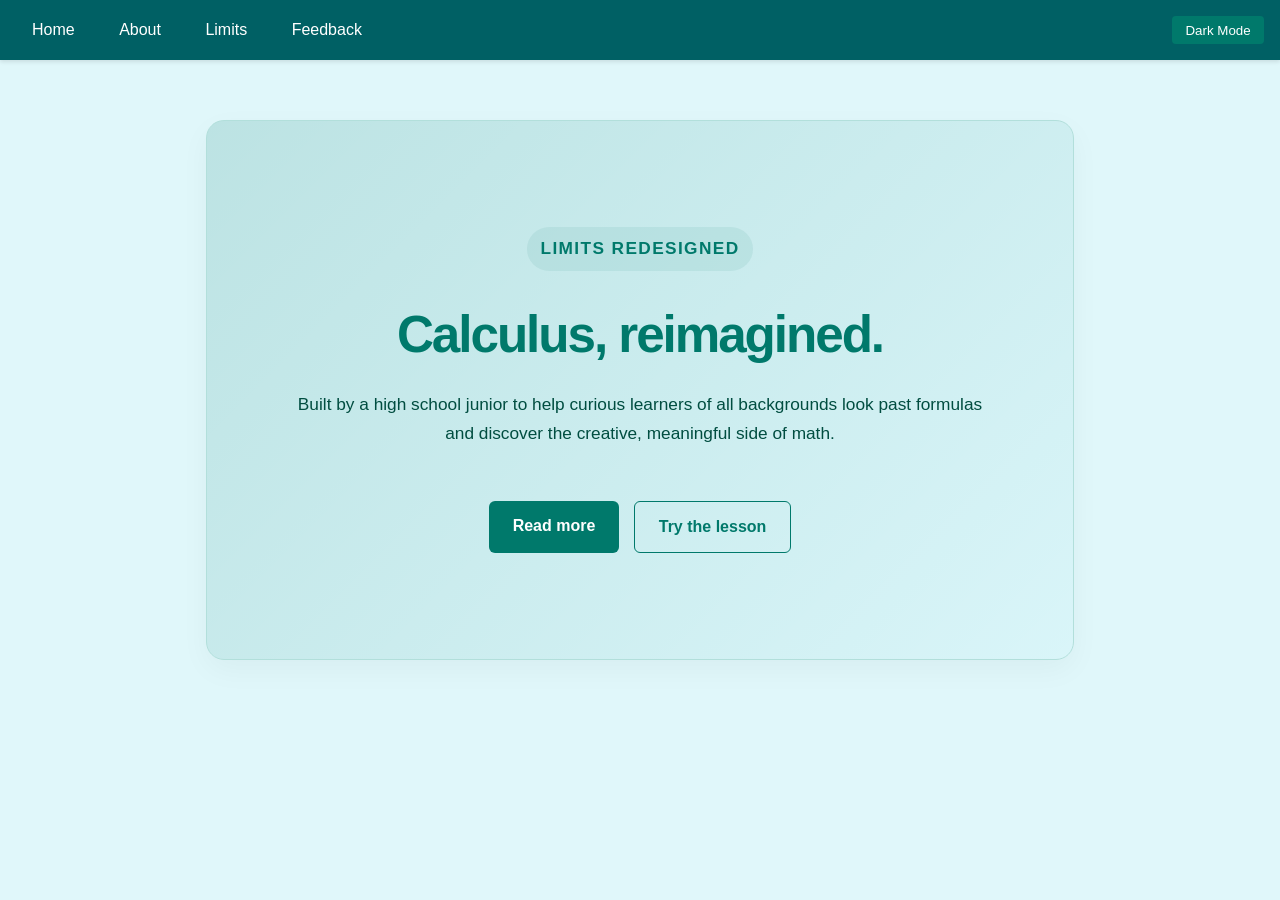
<file: index.html>
<!DOCTYPE html>
<html lang="en">

<head>
    <meta charset="UTF-8">
    <meta name="viewport" content="width=device-width, initial-scale=1.0">
    <title>Limits Redesigned</title>
    <!-- Google tag (gtag.js) -->
    <script async src="https://www.googletagmanager.com/gtag/js?id=G-JMNB7K9LGN"></script>
    <script>
        window.dataLayer = window.dataLayer || [];
        function gtag(){dataLayer.push(arguments);}
        gtag('js', new Date());
        gtag('config', 'G-JMNB7K9LGN');
    </script>
    <link rel="stylesheet" href="global.css">
</head>

<body>
    <div class="navbar">
        <div>
            <a href="index.html">Home</a>
            <a href="about.html">About</a>
            <a href="page1.html">Limits</a>
            <a href="feedback.html">Feedback</a>
        </div>
        <button id="theme-toggle" aria-label="Toggle dark mode">Dark Mode</button>
    </div>

    <div class="container">
        <section class="homepage-hero">
            <p class="eyebrow">Limits Redesigned</p>
            <h1>Calculus, reimagined.</h1>
            <p>
                Built by a high school junior to help curious learners of all backgrounds look past formulas and discover the creative, meaningful side of math.
            </p>
            <div class="hero-actions">
                <a href="about.html" class="page-link">Read more</a>
                <a href="page1.html" class="page-link secondary">Try the lesson</a>
            </div>
        </section>
    </div>

    <script>
        const body = document.body;
        const themeToggle = document.getElementById('theme-toggle');

        function updateThemeLabel() {
            const isDark = body.classList.contains('dark-theme');
            themeToggle.textContent = isDark ? 'Light Mode' : 'Dark Mode';
        }

        themeToggle.addEventListener('click', () => {
            body.classList.toggle('dark-theme');
            const isDark = body.classList.contains('dark-theme');
            localStorage.setItem('theme', isDark ? 'dark' : 'light');
            updateThemeLabel();
        });

        const savedTheme = localStorage.getItem('theme');
        if (savedTheme === 'dark') {
            body.classList.add('dark-theme');
        }

        updateThemeLabel();
    </script>
</body>

</html>
</file>
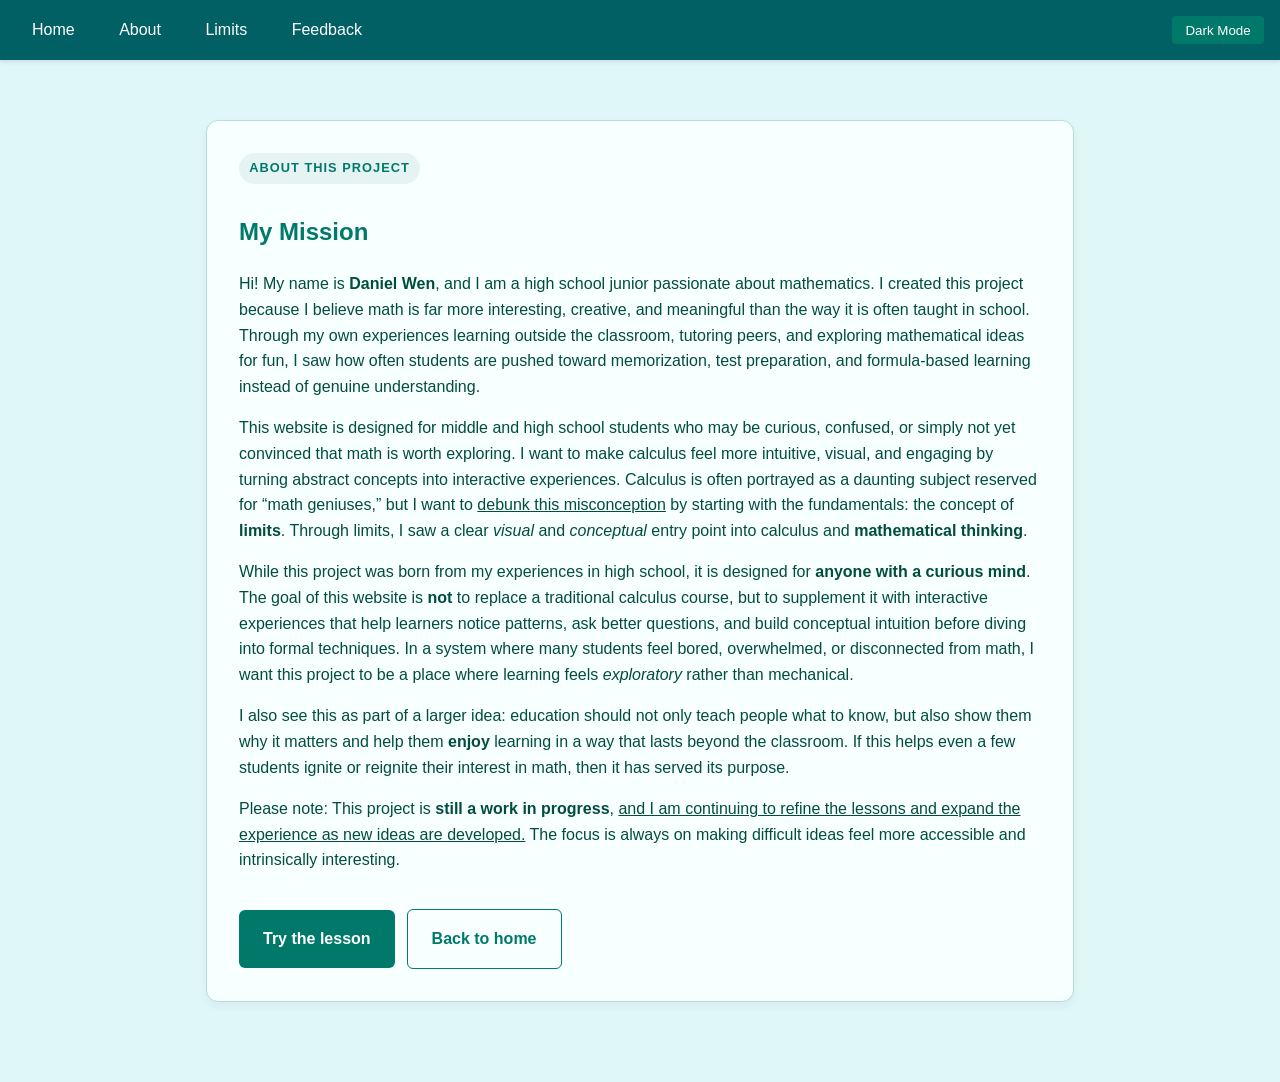
<file: about.html>
<!DOCTYPE html>
<html lang="en">

<head>
    <meta charset="UTF-8">
    <meta name="viewport" content="width=device-width, initial-scale=1.0">
    <title>About | Limits Redesigned</title>
    <!-- Google tag (gtag.js) -->
    <script async src="https://www.googletagmanager.com/gtag/js?id=G-JMNB7K9LGN"></script>
    <script>
        window.dataLayer = window.dataLayer || [];
        function gtag(){dataLayer.push(arguments);}
        gtag('js', new Date());
        gtag('config', 'G-JMNB7K9LGN');
    </script>
    <link rel="stylesheet" href="global.css">
</head>

<body>
    <div class="navbar">
        <div>
            <a href="index.html">Home</a>
            <a href="about.html">About</a>
            <a href="page1.html">Limits</a>
            <a href="feedback.html">Feedback</a>

        </div>
        <button id="theme-toggle" aria-label="Toggle dark mode">Dark Mode</button>
    </div>

    <div class="container">
        <section class="about-page">
            <p class="eyebrow">About this project</p>
            <h1>My Mission</h1>

            <p>
                Hi! My name is <strong>Daniel Wen</strong>, and I am a high school junior passionate about mathematics.
                I created this project because I believe math is far more interesting, creative, and meaningful than the
                way it
                is often taught in school. Through my own experiences learning outside the classroom, tutoring peers,
                and
                exploring mathematical ideas for fun, I saw how often students are pushed toward memorization, test
                preparation,
                and formula-based learning instead of genuine understanding.
            </p>

            <p>
                This website is designed for middle and high school students who may be curious, confused, or simply not
                yet convinced that math is worth exploring. I want to make calculus feel more
                intuitive, visual, and engaging by turning abstract concepts into
                interactive experiences. Calculus is often portrayed as a daunting subject reserved for “math geniuses,”
                but I want to <u>debunk this misconception</u> by starting with the fundamentals: the concept of
                <strong>limits</strong>. Through limits, I saw a clear <em>visual</em> and <em>conceptual</em> entry point into calculus and <strong>mathematical thinking</strong>.
            </p>

            <p>
                While this project was born from my experiences in high school, it is designed for <strong>anyone with a
                    curious mind</strong>. The goal of this website is <strong>not</strong> to replace a traditional
                calculus course, but to supplement it with interactive experiences that help learners notice patterns,
                ask better questions, and build conceptual intuition before diving into formal techniques. In a system
                where many students feel bored, overwhelmed, or disconnected
                from math, I want this project to be a place where learning feels <em>exploratory</em> rather than
                mechanical.
            </p>

            <p>
                I also see this as part of a larger idea: education should not only teach people what to know, but also
                show them
                why it matters and help them <strong>enjoy</strong> learning in a way that lasts beyond the classroom.
                If this helps even a few
                students ignite or reignite their interest in math, then it has served its purpose.
            </p>

            <p>
                Please note: This project is <strong>still a work in progress</strong>, <u>and I am continuing to refine
                    the lessons and expand the experience as
                    new ideas are developed.</u> The focus is always on making difficult ideas feel more accessible and
                intrinsically interesting.
            </p>

            <div class="button-row" style="margin-top: 1.5rem;">
                <a href="page1.html" class="page-link">Try the lesson</a>
                <a href="index.html" class="page-link secondary">Back to home</a>
            </div>
        </section>
    </div>

    <script>
        const body = document.body;
        const themeToggle = document.getElementById('theme-toggle');

        function updateThemeLabel() {
            const isDark = body.classList.contains('dark-theme');
            themeToggle.textContent = isDark ? 'Light Mode' : 'Dark Mode';
        }

        themeToggle.addEventListener('click', () => {
            body.classList.toggle('dark-theme');
            const isDark = body.classList.contains('dark-theme');
            localStorage.setItem('theme', isDark ? 'dark' : 'light');
            updateThemeLabel();
        });

        const savedTheme = localStorage.getItem('theme');
        if (savedTheme === 'dark') {
            body.classList.add('dark-theme');
        }

        updateThemeLabel();
    </script>
</body>

</html>
</file>
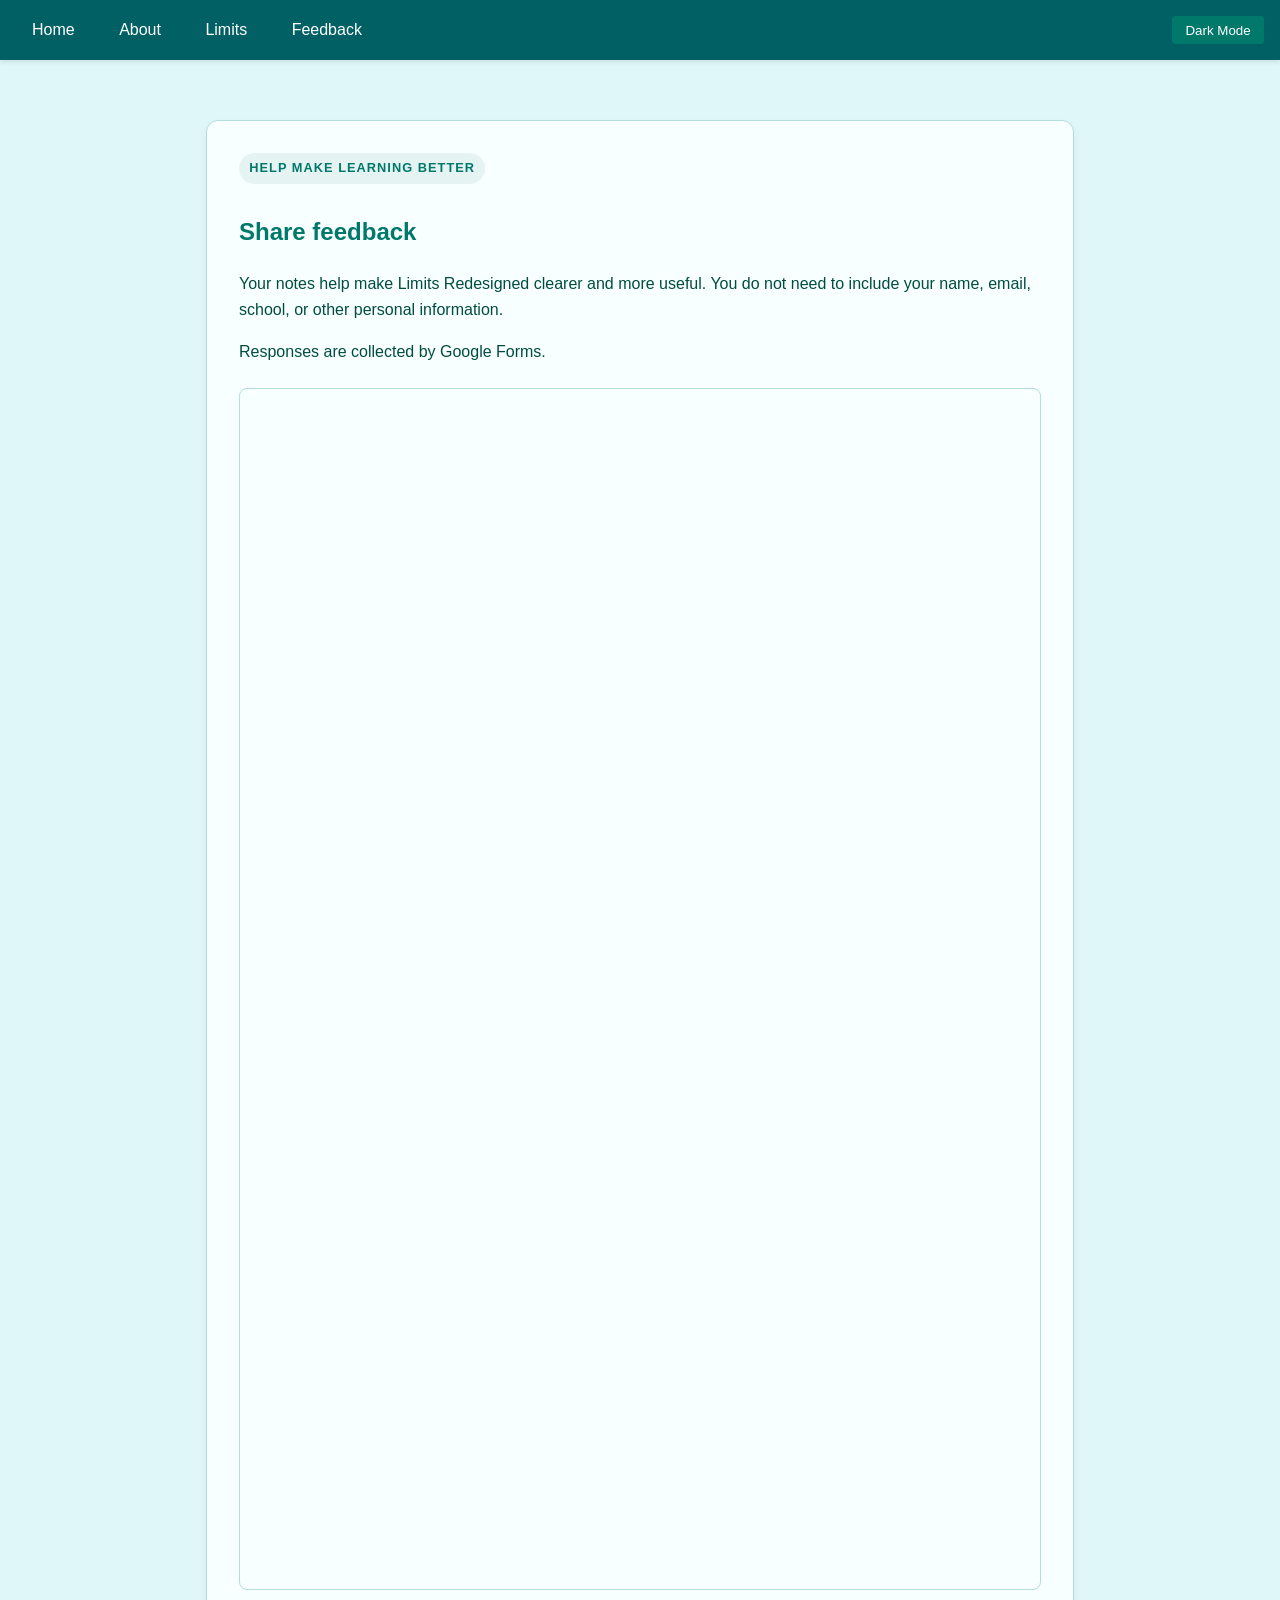
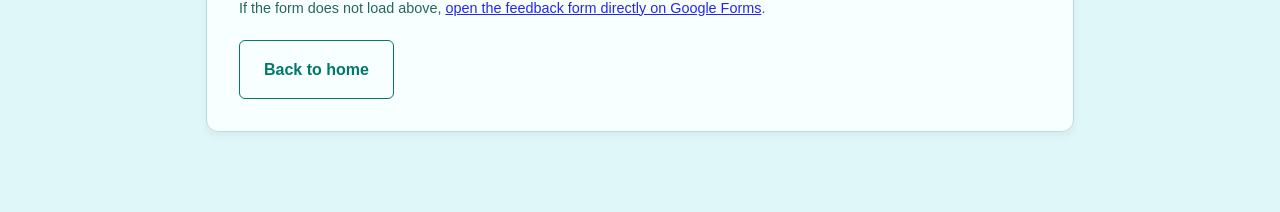
<file: feedback.html>
<!DOCTYPE html>
<html lang="en">

<head>
    <meta charset="UTF-8">
    <meta name="viewport" content="width=device-width, initial-scale=1.0">
    <title>Share Feedback | Limits Redesigned</title>
    <!-- Google tag (gtag.js) -->
    <script async src="https://www.googletagmanager.com/gtag/js?id=G-JMNB7K9LGN"></script>
    <script>
        window.dataLayer = window.dataLayer || [];
        function gtag(){dataLayer.push(arguments);}
        gtag('js', new Date());
        gtag('config', 'G-JMNB7K9LGN');
    </script>
    <link rel="stylesheet" href="global.css">
</head>

<body>
    <div class="navbar">
        <div>
            <a href="index.html">Home</a>
            <a href="about.html">About</a>
            <a href="page1.html">Limits</a>
            <a href="feedback.html" aria-current="page">Feedback</a>
        </div>
        <button id="theme-toggle" aria-label="Toggle dark mode">Dark Mode</button>
    </div>

    <main class="container">
        <section class="about-page">
            <p class="eyebrow">Help make learning better</p>
            <h1>Share feedback</h1>
            <p>Your notes help make Limits Redesigned clearer and more useful. You do not need to include your name,
                email, school, or other personal information.</p>

            <p>Responses are collected by Google Forms.</p>

            <div class="feedback-embed-wrapper">
                <iframe
                    class="feedback-embed"
                    src="https://docs.google.com/forms/d/e/1FAIpQLSeZxYefxGdM2ZWuFWg-JuFsyshVeZhZN5G1RBl7IZr6qRrS5Q/viewform?embedded=true"
                    title="Limits Redesigned feedback form"
                    loading="lazy"
                    referrerpolicy="strict-origin-when-cross-origin">
                </iframe>
            </div>

            <p class="form-help">If the form does not load above, <a href="https://docs.google.com/forms/d/e/1FAIpQLSeZxYefxGdM2ZWuFWg-JuFsyshVeZhZN5G1RBl7IZr6qRrS5Q/viewform" target="_blank" rel="noopener noreferrer">open the feedback form directly on Google Forms</a>.</p>

            <div class="button-row">
                <a class="page-link secondary" href="index.html">Back to home</a>
            </div>
        </section>
    </main>

    <script>
        const body = document.body;
        const themeToggle = document.getElementById('theme-toggle');

        function updateThemeLabel() {
            const isDark = body.classList.contains('dark-theme');
            themeToggle.textContent = isDark ? 'Light Mode' : 'Dark Mode';
        }

        themeToggle.addEventListener('click', () => {
            body.classList.toggle('dark-theme');
            const isDark = body.classList.contains('dark-theme');
            localStorage.setItem('theme', isDark ? 'dark' : 'light');
            updateThemeLabel();
        });

        if (localStorage.getItem('theme') === 'dark') {
            body.classList.add('dark-theme');
        }

        updateThemeLabel();
    </script>
</body>

</html>
</file>
<file: global.css>
:root {
    --bg-color-light: #e0f7fa;
    --text-color-light: #004d40;
    --header-color-light: #00796b;
    --navbar-bg-light: #006064;
    --section-bg-light:#F8FFFF;
    --border-color-light: #b2dfdb;
    --button-bg-light: #00796b;
    --button-text-light: #ffffff;
    --button-hover-light: #004d40;
    --button-hover-tint-light: rgba(0, 121, 107, 0.1);

    --bg-color-dark: #263238;
    --text-color-dark: #b2ebf2;
    --header-color-dark: #80deea;
    --navbar-bg-dark: #006064;
    --section-bg-dark: #37474f;
    --border-color-dark: #546e7a;
    --button-bg-dark: #00bcd4;
    --button-text-dark: #263238;
    --button-hover-dark: #00838f;
    --button-hover-tint-dark: rgba(0, 188, 212, 0.1);

    --current-bg-color: var(--bg-color-light);
    --current-text-color: var(--text-color-light);
    --current-header-color: var(--header-color-light);
    --current-navbar-bg: var(--navbar-bg-light);
    --current-section-bg: var(--section-bg-light);
    --current-border-color: var(--border-color-light);
    --current-button-bg: var(--button-bg-light);
    --current-button-text: var(--button-text-light);
    --current-button-hover: var(--button-hover-light);
    --current-button-hover-tint: var(--button-hover-tint-light);
}

body.dark-theme {
    --current-bg-color: var(--bg-color-dark);
    --current-text-color: var(--text-color-dark);
    --current-header-color: var(--header-color-dark);
    --current-navbar-bg: var(--navbar-bg-dark);
    --current-section-bg: var(--section-bg-dark);
    --current-border-color: var(--border-color-dark);
    --current-button-bg: var(--button-bg-dark);
    --current-button-text: var(--button-text-dark);
    --current-button-hover: var(--button-hover-dark);
    --current-button-hover-tint: var(--button-hover-tint-dark);
}

* {
    box-sizing: border-box;
}

body {
    font-family: Arial, Georgia,'Segoe UI', Tahoma, Verdana, sans-serif;
    margin: 0;
    padding: 0;
    padding-top: 72px;
    background-color: var(--current-bg-color);
    color: var(--current-text-color);
    transition: background-color 0.3s, color 0.3s;
}

.navbar {
    position: fixed;
    top: 0;
    left: 0;
    right: 0;
    z-index: 1000;
    background-color: var(--current-navbar-bg);
    padding: 1em;
    color: white;
    display: flex;
    justify-content: space-between;
    align-items: center;
    box-shadow: 0 2px 4px rgba(0,0,0,0.1);
    box-sizing: border-box;
}

.navbar a {
    color: white;
    text-decoration: none;
    padding: 0.5em 1em;
    margin-right: 0.5em;
    border-radius: 4px;
}

.navbar a:hover {
    background-color: rgba(255, 255, 255, 0.12);
}

.container {
    max-width: 900px;
    margin: 2em auto;
    padding: 1em;
}

h1, h2 {
    color: var(--current-header-color);
    font-family: Georgia,'Segoe UI', Tahoma, Verdana, sans-serif;
}

.intro-quote {
    position: relative;
    margin: 0 0 2em;
    padding: 1.5em 1.75em 1.2em 2em;
    border-left: 4px solid var(--current-header-color);
    background: rgba(50, 171, 157, 0.15);
    border-radius: 0 10px 10px 0;
    color: var(--current-text-color);
    font-size: 1.15em;
    line-height: 1.7;
    text-align: center;
    font-style: italic;
    font-family: Georgia, 'Segoe UI', Tahoma, Geneva, Verdana, sans-serif;
    box-shadow: inset 0 0 0 1px rgba(0, 121, 107, 0.08);
}

.intro-quote p {
    margin: 0;
    line-height: 1.6;
}

.intro-quote cite {
    display: block;
    margin-top: 0.75em;
    font-style: normal;
    font-size: 0.9em;
    letter-spacing: 0.06em;

    color: var(--current-header-color);
    font-weight: 700;
}

.intro-quote::before {
    content: "\201C";
    position: absolute;
    left: 0.7rem;
    top: 0.25rem;
    font-size: 2.5em;
    line-height: 1;
    color: var(--current-header-color);
    opacity: 0.65;
}

.intro-quote::after {
    content: "\201D";
    position: absolute;
    right: 0.9rem;
    bottom: -1.1rem;
    font-size: 2.5em;
    line-height: 1;
    color: var(--current-header-color);
    opacity: 0.45;
}

.homepage-hero {
    display: flex;
    flex-direction: column;
    justify-content: center;
    align-items: center;
    text-align: center;
    min-height: 60vh;
    background: linear-gradient(135deg, rgba(0, 121, 107, 0.16), rgba(0, 188, 212, 0.03));
    border: 1px solid var(--current-border-color);
    border-radius: 18px;
    padding: 3em 2em;
    box-shadow: 0 10px 30px rgba(0,0,0,0.04);
    font-family: Georgia,'Segoe UI', Tahoma, Verdana, sans-serif;
}

.homepage-hero h1 {
    font-size: clamp(2.2rem, 4vw, 4rem);
    margin: 0.2em 0 0.5em;
    letter-spacing: -0.04em;
}

.homepage-hero p {
    max-width: 700px;
    line-height: 1.7;
    font-size: 1.08rem;
    margin: 0 auto 1.4em;
}

.hero-actions {
    display: flex;
    flex-wrap: wrap;
    justify-content: center;
    gap: 0.9rem;
    margin-top: 1rem;
}

.lesson-section,
.landing-hero,
.prompt-card,
.module-card,
.about-page {
    background-color: var(--current-section-bg);
    border: 1px solid var(--current-border-color);
    border-radius: 12px;
    padding: 2em;
    margin-bottom: 2em;
    box-shadow: 0 4px 8px rgba(0,0,0,0.05);
    line-height: 1.6;
}

.lesson-section.hidden,
.hidden {
    display: none;
}

.eyebrow {
    display: inline-block;
    margin: 0 0 0.75em;
    padding: 0.4em 0.8em;
    border-radius: 999px;
    background-color: rgba(0, 121, 107, 0.08);
    color: var(--current-header-color);
    font-size: 0.8em;
    font-weight: 700;
    letter-spacing: 0.08em;
    text-transform: uppercase;
    font-family: Georgia,'Segoe UI', Tahoma, Verdana, sans-serif;
}

.prompt-list {
    margin: 1em 0 0;
    padding-left: 1.2em;
    line-height: 1.8;
}

.prompt-list li {
    margin-bottom: 0.35em;
}

.mini-note {
    margin-top: 1.25em;
    font-style: italic;
    color: var(--current-header-color);
}

.module-card {
    text-align: center;
}

.page-link,
.next-page-button {
    display: inline-block;
    background-color: var(--current-button-bg);
    color: var(--current-button-text);
    text-decoration: none;
    border-radius: 6px;
    font-weight: 600;
    transition: background-color 0.2s ease, transform 0.2s ease;
    font-family: Georgia, 'Segoe UI', Tahoma, Geneva, Verdana, sans-serif;
}

.page-link {
    margin: 0.75em 0 0;
    padding: 1em 1.5em;
}

.page-link:hover,
.next-page-button:hover {
    background-color: var(--current-button-hover);
    transform: translateY(-1px);
}

.page-link.secondary {
    background-color: transparent;
    border: 1px solid var(--current-button-bg);
    color: var(--current-button-bg);
}

.page-link.secondary:hover {
    background-color: rgba(0, 121, 107, 0.08);
}

#theme-toggle {
    background-color: var(--current-button-bg);
    color: var(--current-button-text);
    border: none;
    padding: 0.5em 1em;
    border-radius: 4px;
    cursor: pointer;
    transition: background-color 0.3s, color 0.3s;
    font-family: Arial, 'Segoe UI', Tahoma, Geneva, Verdana, sans-serif;
}

#theme-toggle:hover {
    background-color: var(--current-button-hover);
}

.toggle-controls-row {
    display: flex;
    flex-wrap: wrap;
    justify-content: flex-start;
    align-items: center;
    gap: 1.5em;
    margin: 1em 0 0.5em;
}

.glitch-toggle-row {
    display: flex;
    align-items: center;
    justify-content: flex-start;
    gap: 0.75em;
}

.toggle-label {
    font-weight: 600;
    color: var(--current-text-color);
}

.switch {
    position: relative;
    display: inline-block;
    width: 52px;
    height: 28px;
}

.switch input {
    opacity: 0;
    width: 0;
    height: 0;
}

.slider {
    position: absolute;
    inset: 0;
    background-color: #cfd8dc;
    border-radius: 999px;
    transition: 0.2s ease;
    cursor: pointer;
}

.slider:before {
    content: "";
    position: absolute;
    height: 20px;
    width: 20px;
    left: 4px;
    top: 4px;
    background-color: white;
    border-radius: 50%;
    transition: 0.2s ease;
}

.switch input:checked + .slider {
    background-color: var(--current-button-bg);
}

.switch input:checked + .slider:before {
    transform: translateX(24px);
}

.desmos-graph {
    width: 100%;
    height: 400px;
    border: 1px solid var(--current-border-color);
    margin: 1.5em 0;
}

.question {
    font-weight: bold;
    margin-top: 1.5em;
}

input[type="number"],
input[type="text"] {
    padding: 0.8em;
    margin: 0.5em;
    border: 1px solid var(--current-border-color);
    border-radius: 4px;
    background-color: var(--current-section-bg);
    color: var(--current-text-color);
    font-family: Arial, 'Segoe UI', Tahoma, Geneva, Verdana, sans-serif;
    transition: opacity 0.2s ease, background-color 0.2s ease, border-color 0.2s ease;
}

input:disabled,
textarea:disabled,
select:disabled {
    background-color: rgba(120, 130, 135, 0.12);
    border-color: rgba(120, 130, 135, 0.45);
    color: rgba(0, 0, 0, 0.45);
    cursor: not-allowed;
    opacity: 0.7;
}

.dark-theme input:disabled,
.dark-theme textarea:disabled,
.dark-theme select:disabled {
    color: rgba(178, 235, 242, 0.5);
    background-color: rgba(255, 255, 255, 0.05);
}

input::placeholder {
    font-family: Arial, 'Segoe UI', Tahoma, Geneva, Verdana, sans-serif;
    color: rgba(0, 77, 64, 0.6);
}

.dark-theme input::placeholder {
    color: rgba(178, 235, 242, 0.7);
}

.mc-options,
.multi-select-options {
    display: flex;
    flex-direction: column;
    gap: 0.02rem;
    align-items: left;
    margin: 0.5rem 0;
}

.mc-options label,
.multi-select-options label {
    display: inline-flex;
    padding: 0.55em 0.9em;
    border: 1px solid var(--current-border-color);
    border-radius: 4px;
    background-color: var(--current-section-bg);
    color: var(--current-text-color);
    cursor: pointer;
}

.mc-options input[type="radio"],
.multi-select-options input[type="checkbox"] {
    position: absolute;
    opacity: 0;
    width: 0;
    height: 0;
}

.mc-options input[type="radio"]:checked + label,
.multi-select-options input[type="checkbox"]:checked + label {
    background-color: var(--current-button-bg);
    color: var(--current-button-text);
    border-color: var(--current-button-bg);
    filter: brightness(0.8);
}

.mc-options input[type="radio"]:not(:checked) + label:hover,
.multi-select-options input[type="checkbox"]:not(:checked) + label:hover {
    border-color: var(--current-button-bg);
    background-color: var(--current-button-hover-tint);
}

.button-row {
    display: flex;
    flex-wrap: wrap;
    align-items: center;
    gap: 0.75em;
    margin: 0.5em 0 0;
}

button {
    background-color: var(--current-button-bg);
    color: var(--current-button-text);
    border: none;
    padding: 0.8em 1.5em;
    border-radius: 4px;
    cursor: pointer;
    transition: background-color 0.3s, color 0.3s, opacity 0.2s ease;
    margin-top: 0;
    font-family: Arial, 'Segoe UI', Tahoma, Geneva, Verdana, sans-serif;
}

button:hover {
    background-color: var(--current-button-hover);
}

button:disabled,
button:disabled:hover,
button:disabled:focus,
button:disabled:active {
    background-color: #dfe3e8;
    border-color: #c7ccd1;
    color: #70757a;
    cursor: not-allowed;
    opacity: 0.7;
    box-shadow: none;
    filter: none;
}

button.secondary {
    background-color: transparent;
    border: 1px solid var(--current-button-bg);
    color: var(--current-button-bg);
}

button.secondary:hover {
    background-color: rgba(0, 188, 212, 0.1);
}

button.secondary:disabled,
button.secondary:disabled:hover,
button.secondary:disabled:focus,
button.secondary:disabled:active {
    background-color: rgba(120, 130, 135, 0.08);
    border-color: rgba(120, 130, 135, 0.45);
    color: rgba(0, 0, 0, 0.45);
    opacity: 0.7;
    cursor: not-allowed;
}

button.retry-button,
button.retry-button:hover,
button.retry-button:focus,
button.retry-button:active {
    background-color: #ffe1ae;
    border: 1px solid #fab96e;
    color: #7b4614;
}

button.retry-button:disabled,
button.retry-button:disabled:hover,
button.retry-button:disabled:focus,
button.retry-button:disabled:active {
    background-color: #f2dcc0;
    border-color: #e3b57d;
    color: rgba(91, 52, 16, 0.6);
    cursor: not-allowed;
    opacity: 0.7;
}

button.warning,
button.warning:hover,
button.warning:focus {
    background-color: #c62828;
    border-color: #b71c1c;
    color: #ffffff;
}

button.warning:hover {
    background-color: #9f1f1f;
}

.next-page-wrap {
    margin-top: 1.5em;
    display: flex;
    justify-content: center;
}

.next-page-button {
    border: none;
    padding: 0.9em 1.5em;
    box-shadow: 0 4px 10px rgba(0,0,0,0.12);
}

.feedback {
    margin: 1em 0em;
    padding: 0.8em;
    border-radius: 4px;
}

.feedback.correct {
    background-color: #e8f5e9;
    color: #2e7d32;
    border: 1px solid #a5d6a7;
}

.feedback.incorrect {
    background-color: #ffebee;
    color: #c62828;
    border: 1px solid #ef9a9a;
}

.feedback-form {
    display: grid;
    gap: 1.15rem;
    max-width: 680px;
    margin-top: 1.5rem;
}

.feedback-embed-wrapper {
    width: 100%;
    margin-top: 1.5rem;
    overflow: hidden;
    border: 1px solid var(--current-border-color);
    border-radius: 8px;
    background-color: var(--current-section-bg);
}

.feedback-embed {
    display: block;
    width: 100%;
    height: 1200px;
    border: 0;
}

.feedback-form label {
    display: block;
    margin-bottom: 0.4rem;
    font-weight: 700;
}

.feedback-form input[type="text"],
.feedback-form select,
.feedback-form textarea {
    width: 100%;
    padding: 0.8em;
    border: 1px solid var(--current-border-color);
    border-radius: 4px;
    background-color: var(--current-section-bg);
    color: var(--current-text-color);
    font: inherit;
}

.feedback-form textarea {
    min-height: 180px;
    resize: vertical;
}

.feedback-form :focus-visible {
    outline: 3px solid var(--current-header-color);
    outline-offset: 2px;
}

.form-help,
.optional {
    font-size: 0.9em;
    opacity: 0.85;
}

.form-help {
    margin: 0.4rem 0 0;
}

.feedback-message {
    padding: 0.8em;
    border-radius: 4px;
}

.feedback-message.success {
    background-color: #e8f5e9;
    color: #2e7d32;
    border: 1px solid #a5d6a7;
}

.feedback-message.error {
    background-color: #ffebee;
    color: #c62828;
    border: 1px solid #ef9a9a;
}

.dark-theme .feedback-message.success {
    background-color: #1b5e20;
    color: #a5d6a7;
    border: 1px solid #4caf50;
}

.dark-theme .feedback-message.error {
    background-color: #b71c1c;
    color: #ef9a9a;
    border: 1px solid #e57373;
}

.honeypot {
    position: absolute;
    left: -10000px;
}

.dark-theme .feedback.correct {
    background-color: #1b5e20;
    color: #a5d6a7;
    border: 1px solid #4caf50;
}

.dark-theme .feedback.incorrect {
    background-color: #b71c1c;
    color: #ef9a9a;
    border: 1px solid #e57373;
}

.math-display {
    font-size: 1.2em;
    margin: 1em 0;
    padding: 0.5em;
    background-color: rgba(0,0,0,0.05);
    border-radius: 4px;
}

.dark-theme .math-display {
    background-color: rgba(255,255,255,0.05);
}

.highlight {
    color: var(--current-header-color);
    font-weight: bold;
}

.katex {
    font-size: 1.1em;
}

.dark-theme .katex .base {
    color: var(--current-text-color) !important;
}

.dark-theme .katex .strut {
    border-color: var(--current-text-color) !important;
}

.dark-theme .mc-options label .katex,
.dark-theme .mc-options label:hover .katex,
.dark-theme .multi-select-options label .katex,
.dark-theme .multi-select-options label:hover .katex,
.dark-theme .multi-select-options label .katex *,
.dark-theme .mc-options label .katex * {
    color: var(--current-text-color) !important;
}

.dark-theme .mc-options input[type="radio"]:checked + label,
.dark-theme .mc-options input[type="radio"]:checked + label .katex,
.dark-theme .mc-options input[type="radio"]:checked + label .katex *,
.dark-theme .multi-select-options input[type="checkbox"]:checked + label,
.dark-theme .multi-select-options input[type="checkbox"]:checked + label .katex,
.dark-theme .multi-select-options input[type="checkbox"]:checked + label .katex * {
    color: var(--current-button-text) !important;
}

.dark-theme .mc-options label:hover {
    background-color: rgba(0, 188, 212, 0.1);
}

@media (max-width: 640px) {
    .landing-hero,
    .prompt-card,
    .module-card,
    .lesson-section {
        padding: 1.25em;
    }
}
</file>
